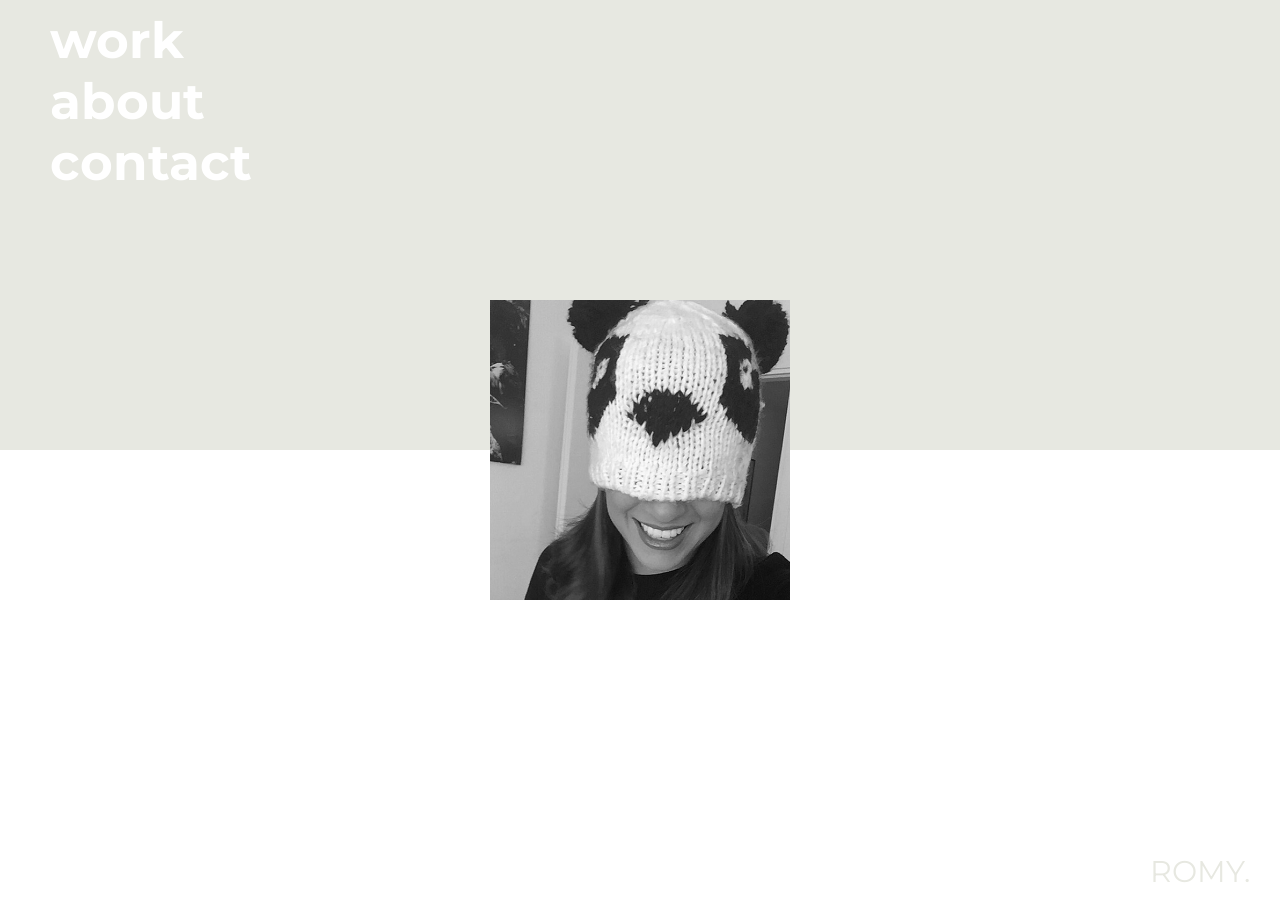
<file: INDEX.HTML>
<!DOCTYPE html>
<html>
    <head>
        <meta charset="utf-8">
        <meta name="viewport" content="width=device-width, initial-scale=1">
        <meta name="description" content="">
        <meta name="author" content="">
        <title>ROMY.</title>
        
        <link href="style.css" rel="stylesheet">
       <link href='https://fonts.googleapis.com/css?family=Montserrat:400,700' rel='stylesheet' type='text/css'>
        
    </head>
    
    <body>
        <div class="top">
            <div class="nav">
                
                    <div>
                        <a class="title link" href="work.html">work</a>
                    </div>
                
                    <div> 
                        <a class="title link" href="about.html">about</a>
                    </div>
                
                    <div>  
                        <a class="title link" href="contact.html">contact</a>
                    </div>
                
            </div>
            
                    <div id="image-picture">
                        
                        <div id="image-all">
                            <img src="img/logo.JPG">
                        </div>
                        
                    </div>
        </div>

        <div class="footer">
            
            <a class="home-link" href="index.html">ROMY.</a>
            
        </div>
        
    </body>
</html>
</file>
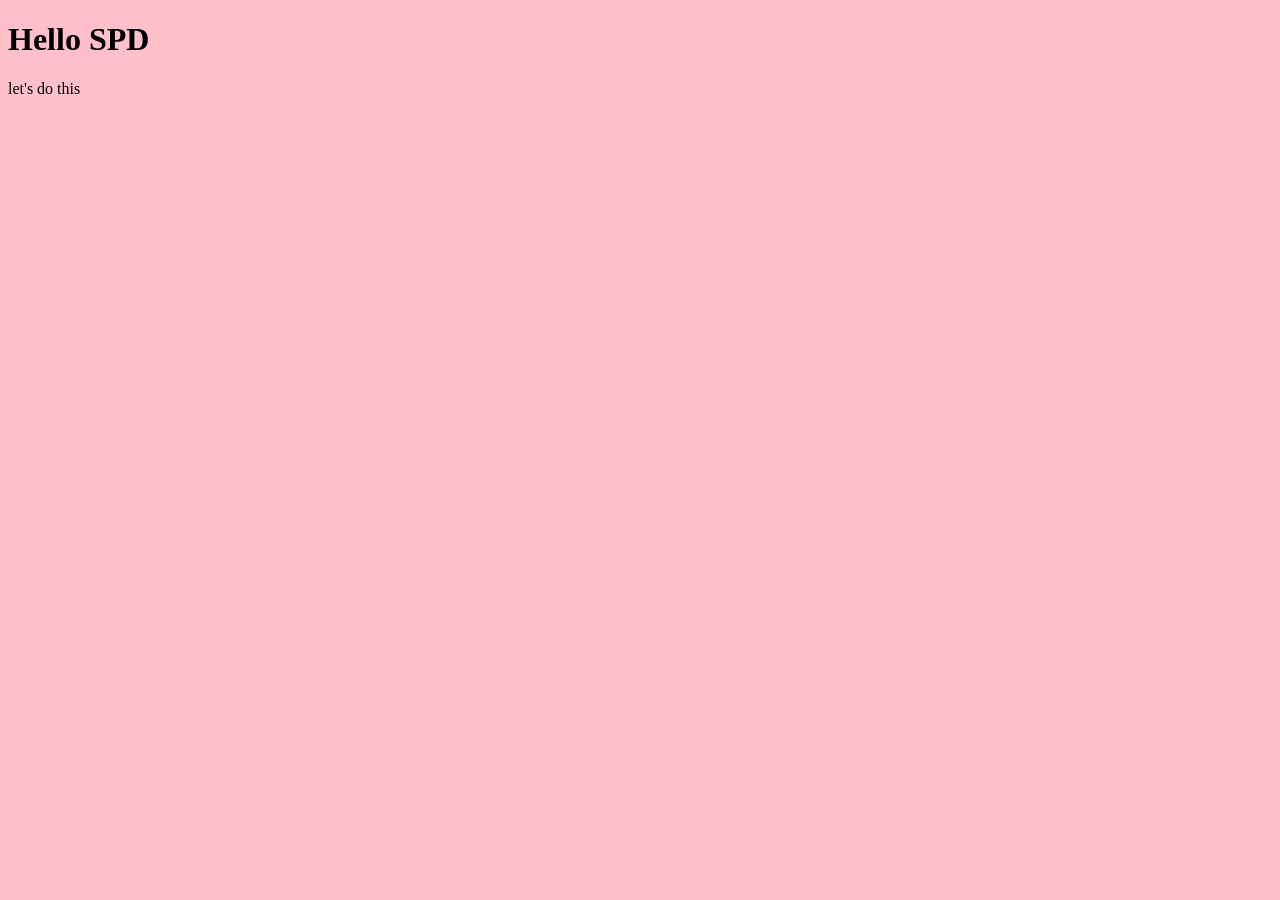
<file: work 1/index.html>
<!doctype html>
<html>
  
  <head>
      <title>Portfolio</title>
      
      <link href="style.css" rel="stylesheet" />
      
  </head>
  
  <body>
      <h1>Hello SPD</h1>
      <p>let's do this</p>
  
  </body>

</html>
</file>
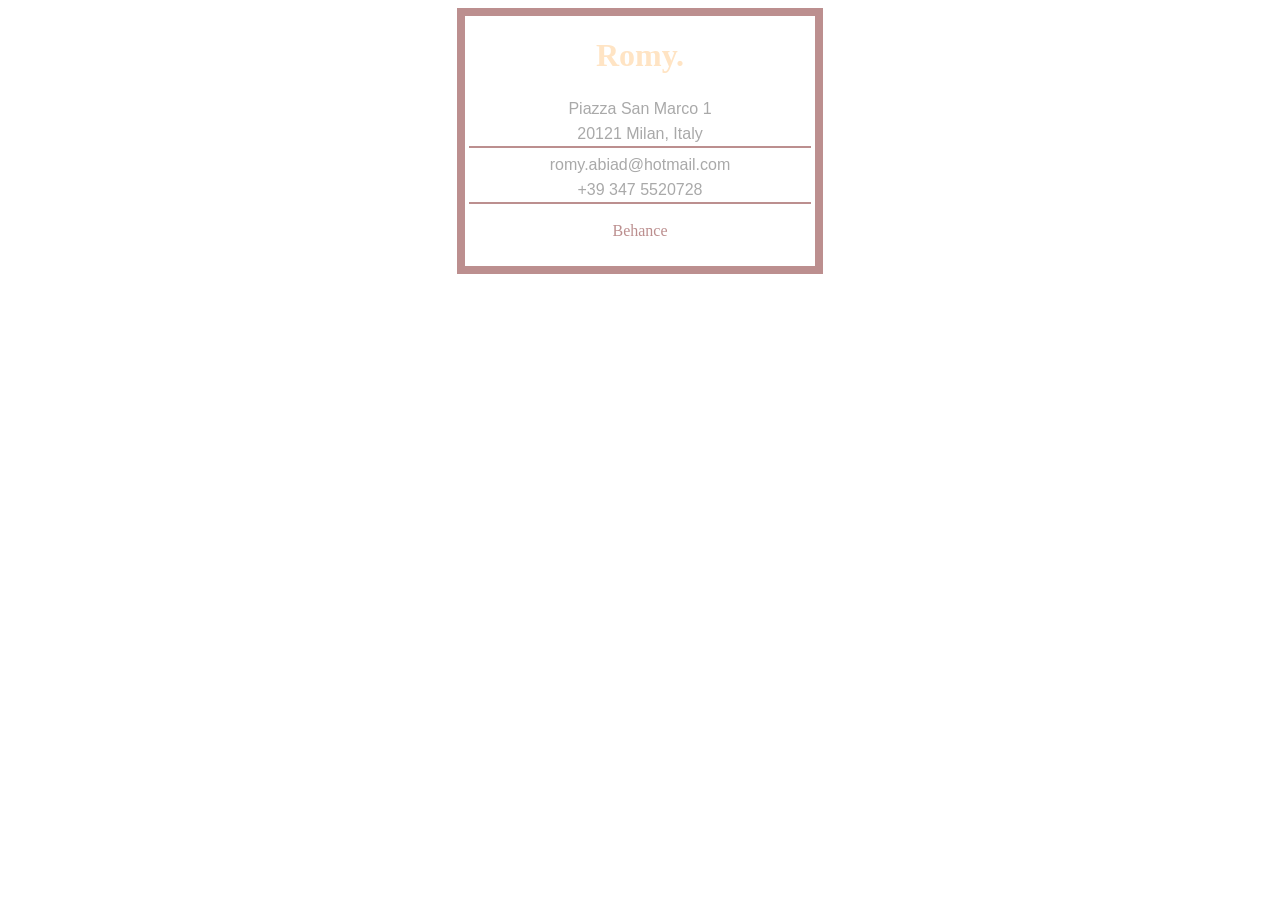
<file: work 2/index.html>
<!doctype html>
<html>
  
  <head>
      <title>Portfolio</title>
      
      <link href="style.css" rel="stylesheet" />
      
  </head>
  
  <body>
    <div class="container">
                <h1>Romy.</h1>
            
        <div class="add">
              
            <p>Piazza San Marco 1<br>
            20121 Milan, Italy</p>
            
            <p>romy.abiad@hotmail.com<br>
                +39 347 5520728 </p>
            <a href="https://www.behance.net/search?search=romy+abiad" target="_blank"> Behance</a>
      
      
        </div>
    </div>
  
  </body>

</html>
</file>
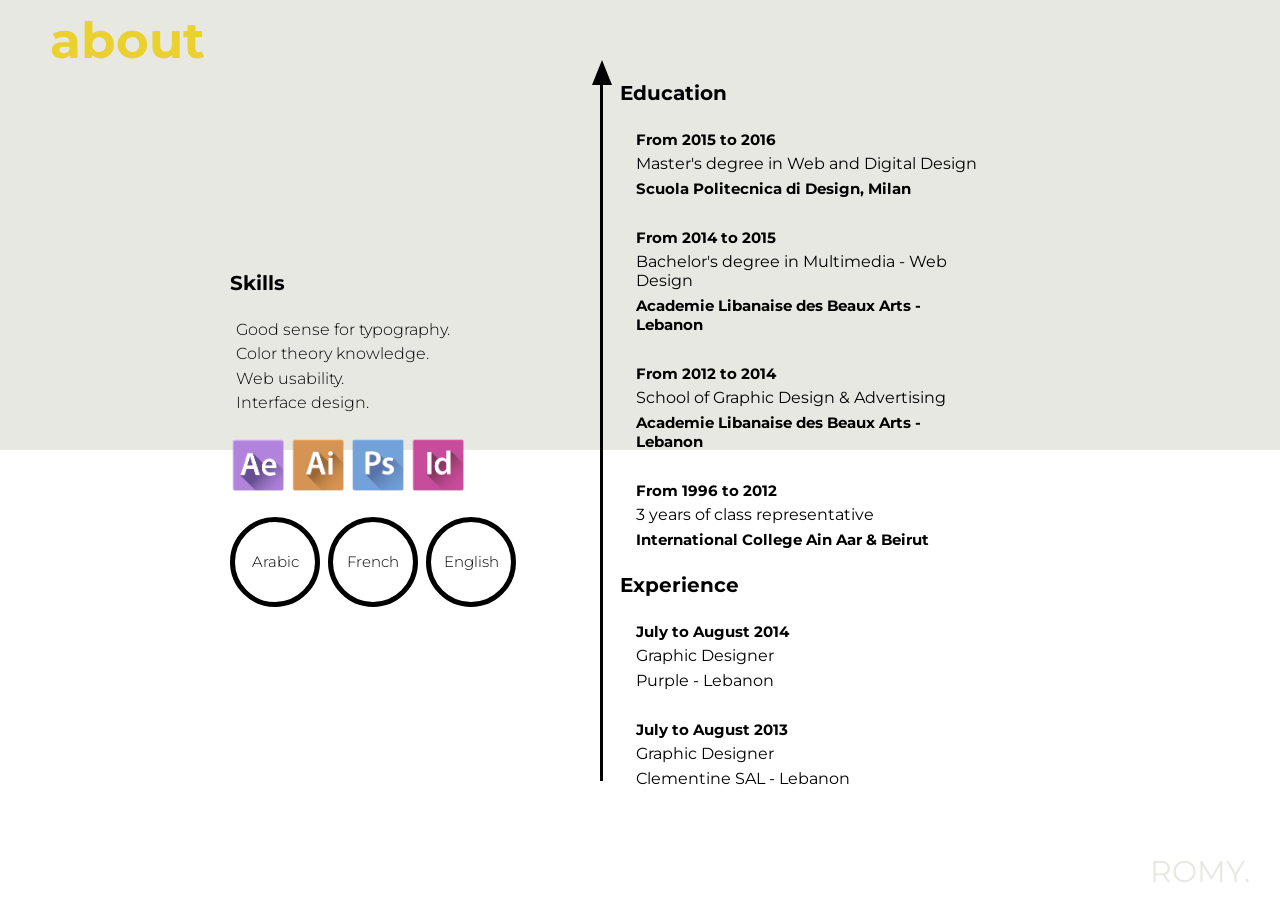
<file: about.html>
<!DOCTYPE html>
<html>
    <head>
        <meta charset="utf-8">
        <meta name="viewport" content="width=device-width, initial-scale=1">
        <meta name="description" content="">
        <meta name="author" content="">
        <title>ROMY.</title>
        
        <link href="style.css" rel="stylesheet">
       <link href='https://fonts.googleapis.com/css?family=Montserrat:400,700' rel='stylesheet' type='text/css'>
        
    </head>
    
    <body class="skills">
        <div class="top"></div>
        
        <div class="title-content-all">
            
            <div class="title"><a href="../index.html">about</a></div>
            
            
 <div class="about">
            <div id="skills-wrap">
                    
                <h1>Skills</h1>
                <br>
                <p>Good sense for typography.</p>
                <p>Color theory knowledge.</p>
                <p>Web usability.</p>
                <p>Interface design.</p>
                <br>
                    
                    <div id="skills">
                        <img src="adobe/after%20effects.png">
                        <img src="adobe/illustrator.png">
                        <img src="adobe/photoshop.png">
                        <img src="adobe/indesign.png">
                    </div>
                    
                    <br><br>
                    <div class="circle">Arabic</div>
                    <div class="circle">French</div>
                    <div class="circle">English</div>
                    
                </div>
               
 
                <div id="education-wrap">
                        <div class="arrow">               
                            <div class="arrow-line"></div>
                            <div class="arrow-up"></div>
                        </div>    
                    
                        <h1>Education</h1>
                        <br>

                        <p class="bold">From 2015 to 2016</p>
                        <p>Master's degree in Web and Digital Design</p>
                        <p class="bold">Scuola Politecnica di Design, Milan</p>
                        <br>

                        <p class="bold">From 2014 to 2015</p>
                        <p>Bachelor's degree in Multimedia - Web Design</p>
                        <p class="bold">Academie Libanaise des Beaux Arts - Lebanon</p>
                        <br>

                        <p class="bold">From 2012 to 2014</p>
                        <p>School of Graphic Design & Advertising</p>
                        <p class="bold">Academie Libanaise des Beaux Arts - Lebanon</p>
                        <br>

                        <p class="bold">From 1996 to 2012</p>
                        <p>3 years of class representative</p>
                        <p class="bold">International College Ain Aar & Beirut</p>
                        <br>

                        <h1>Experience</h1>
                        <br>

                        
                        <div>
                            <p class="bold">July to August 2014</p>
                            <p>Graphic Designer</p>
                            <p>Purple - Lebanon</p>
                        </div>
                        <br>

                        
                        <div>
                            <p class="bold">July to August 2013</p>
                            <p>Graphic Designer</p>
                            <p>Clementine SAL - Lebanon</p>
                        </div>
                    

                </div>

</div>


        </div>
       
        <div class="footer">
            <a class="home-link" href="../index.html">ROMY.</a>
        </div>
    </body>
    
</html>
</file>
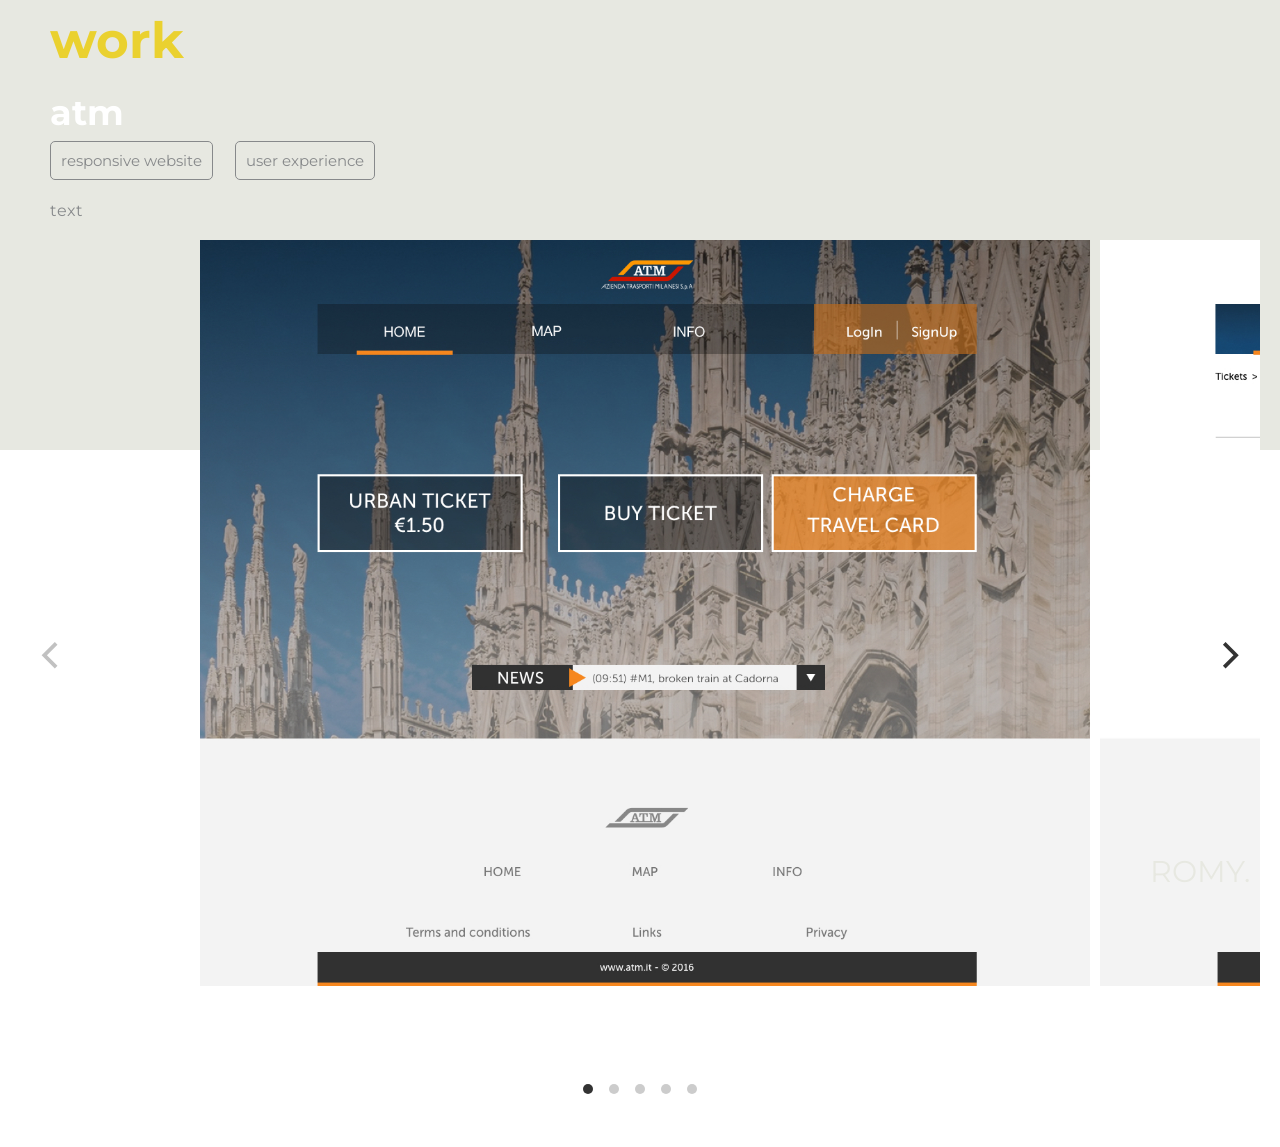
<file: atm.html>
<!DOCTYPE html>
<html>
    <head>
        <meta charset="utf-8">
        <meta name="viewport" content="width=device-width, initial-scale=1">
        <meta name="description" content="">
        <meta name="author" content="">
        <title>ROMY.</title>
        
        <link href="style.css" rel="stylesheet">
        <link href="css/flickity.css" rel="stylesheet">
       <link href='https://fonts.googleapis.com/css?family=Montserrat:400,700' rel='stylesheet' type='text/css'>
        
    </head>
    
    <body>
        <div class="top"></div>
            <div class="title-content-all">
            <div class="title"><a href="work.html">work</a>
            
                <div class="proj-ti">atm</div></div>
                
                <p title="visual design, user interface">
                    <span class="tag dark">responsive website</span>
                    <span class="tag dark">user experience</span>
                </p>
        
            <div class="proj-text">
                text
            </div>
        
                
                            
               <div class="carousel" data-flickity='{ "imagesLoaded": true }'>
                  <div class="carousel-cell"><img class="" src="projects/atm/atm1.jpg"></div>
                  <div class="carousel-cell"><img class="" src="projects/atm/atm2.jpg"></div>
                  <div class="carousel-cell"><img class="" src="projects/atm/atm3.jpg"></div>
                  <div class="carousel-cell"><img class="" src="projects/atm/atm4.jpg"></div>
                  <div class="carousel-cell"><img class="" src="projects/atm/atm5.jpg"></div>
                </div>


    <script type="text/javascript" src="js/flickity.pkgd.min.js"></script>
                
                  <div class="footer">
            
            <a class="home-link" href="index.html">ROMY.</a>
            
        </div>
    </body>
</html>
</file>
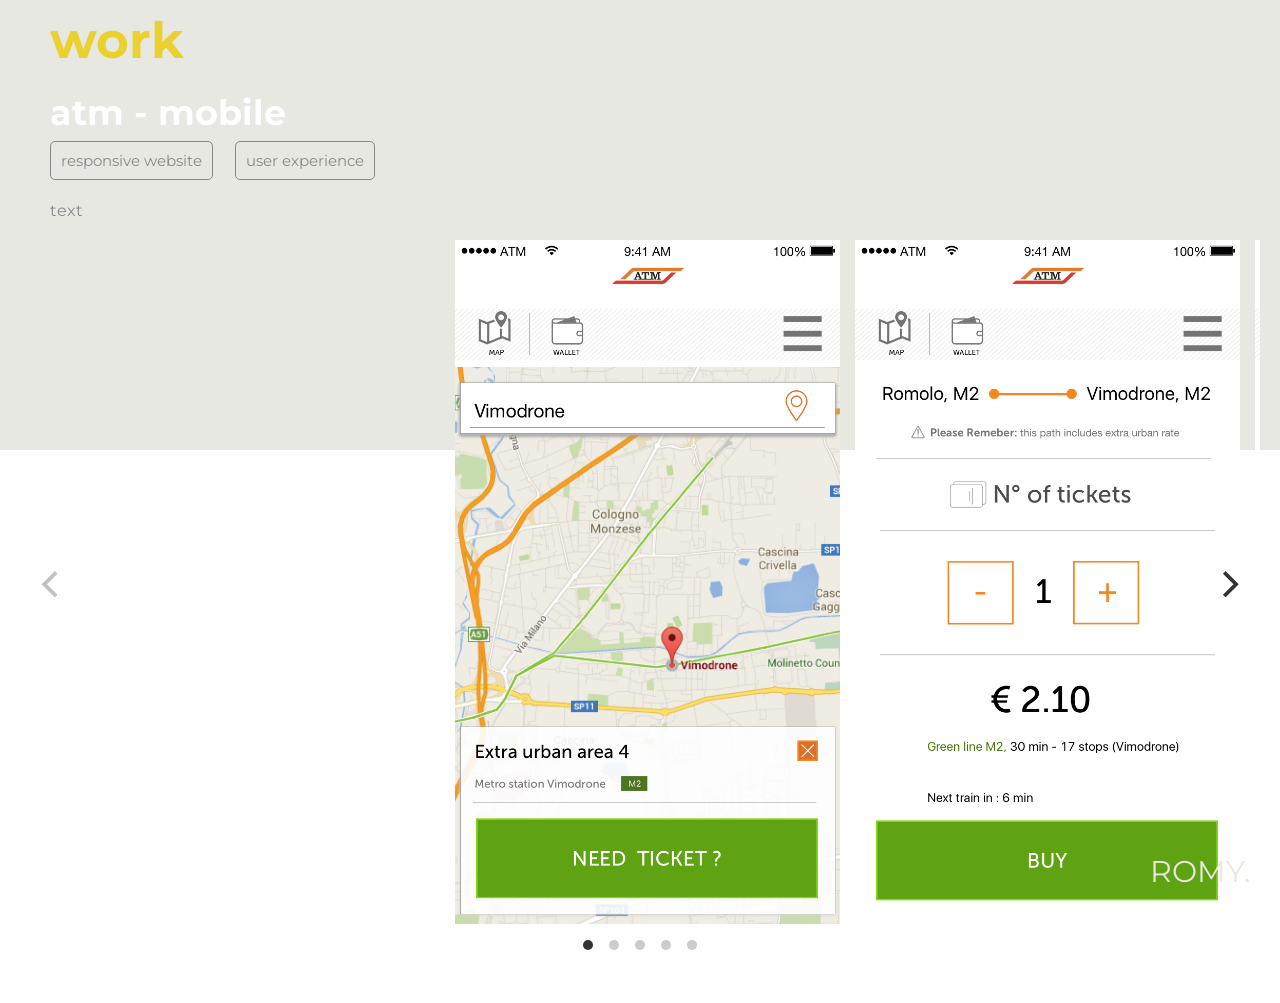
<file: atmm.html>
<!DOCTYPE html>
<html>
    <head>
        <meta charset="utf-8">
        <meta name="viewport" content="width=device-width, initial-scale=1">
        <meta name="description" content="">
        <meta name="author" content="">
        <title>ROMY.</title>
        
        <link href="style.css" rel="stylesheet">
        <link href="css/flickity.css" rel="stylesheet">
       <link href='https://fonts.googleapis.com/css?family=Montserrat:400,700' rel='stylesheet' type='text/css'>
        
    </head>
    
   <body>
        <div class="top"></div>
            <div class="title-content-all">
            <div class="title"><a href="work.html">work</a>
            
                <div class="proj-ti">atm - mobile</div></div>
                
                <p title="visual design, user interface">
                    <span class="tag dark">responsive website</span>
                    <span class="tag dark">user experience</span>
                </p>
        
            <div class="proj-text">
                text
            </div>
        
                           
                <div class="carousel" data-flickity='{ "imagesLoaded": true }'>
                  <div class="carousel-celll"><img class="" src="projects/atmmobile/atmm1.jpg"></div>
                  <div class="carousel-celll"><img class="" src="projects/atmmobile/atmm2.jpg"></div>
                  <div class="carousel-celll"><img class="" src="projects/atmmobile/atmm3.jpg"></div>
                  <div class="carousel-celll"><img class="" src="projects/atmmobile/atmm4.jpg"></div>
                  <div class="carousel-celll"><img class="" src="projects/atmmobile/atmm5.jpg"></div>
                </div>


    <script type="text/javascript" src="js/flickity.pkgd.min.js"></script>
                
                  <div class="footer">
            
            <a class="home-link" href="index.html">ROMY.</a>
            
        </div>
    </body>
</html>
</file>
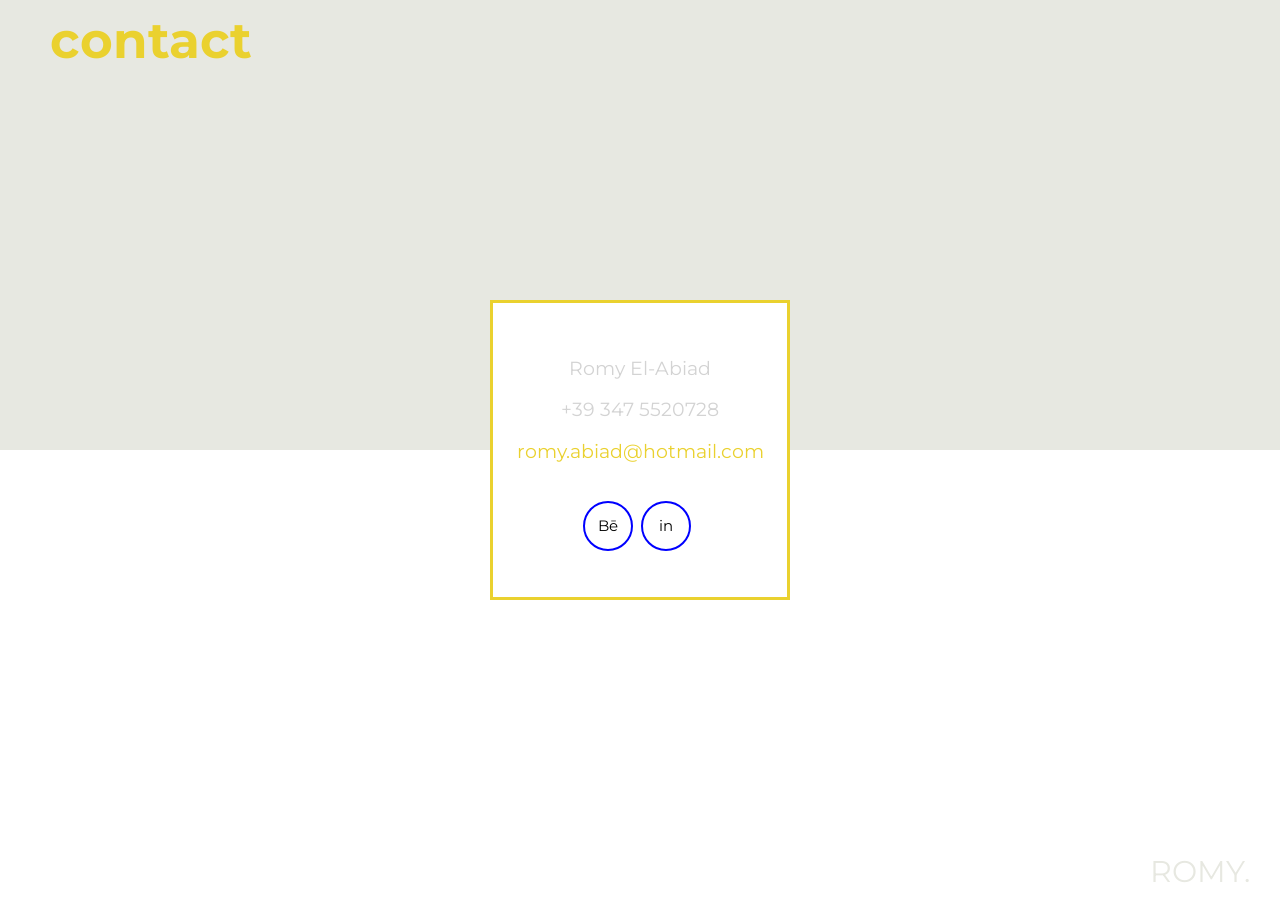
<file: contact.html>
<!DOCTYPE html>
<html>
    <head>
        <meta charset="utf-8">
        <meta name="viewport" content="width=device-width, initial-scale=1">
        <meta name="description" content="">
        <meta name="author" content="">
        <title>ROMY.</title>
        
        <link href="style.css" rel="stylesheet">
       <link href='https://fonts.googleapis.com/css?family=Montserrat:400,700' rel='stylesheet' type='text/css'>
        
    </head>
    
    
    <body>
        <div class="top">
        
            <div class="title title-absolute"><a href="../index.html">contact</a>
            </div>
            
            <div id="contact-info-wrap">
                
                <div id="contact-info">
                    <h3>Romy El-Abiad</h3>
                    <h3>+39 347 5520728</h3>
                    <h3><a href="mailto:romy.abiad@hotmail.com">romy.abiad@hotmail.com</a></h3>
                    <br>
                    <a href="https://www.behance.net/romyabiad">
                        <div id="first-circle" class="circle circle-black">B&#275</div>
                    </a>
                    <a href="https://www.linkedin.com/in/romy-el-abiad-7a021496">
                        <div class="circle circle-black">in</div>
                    </a>
                </div>
                
            </div>
        
        </div>
        
        <div class="footer">
            <a class="home-link" href="../index.html">ROMY.</a>
        </div>
        
    </body>
    
    
</html>
</file>
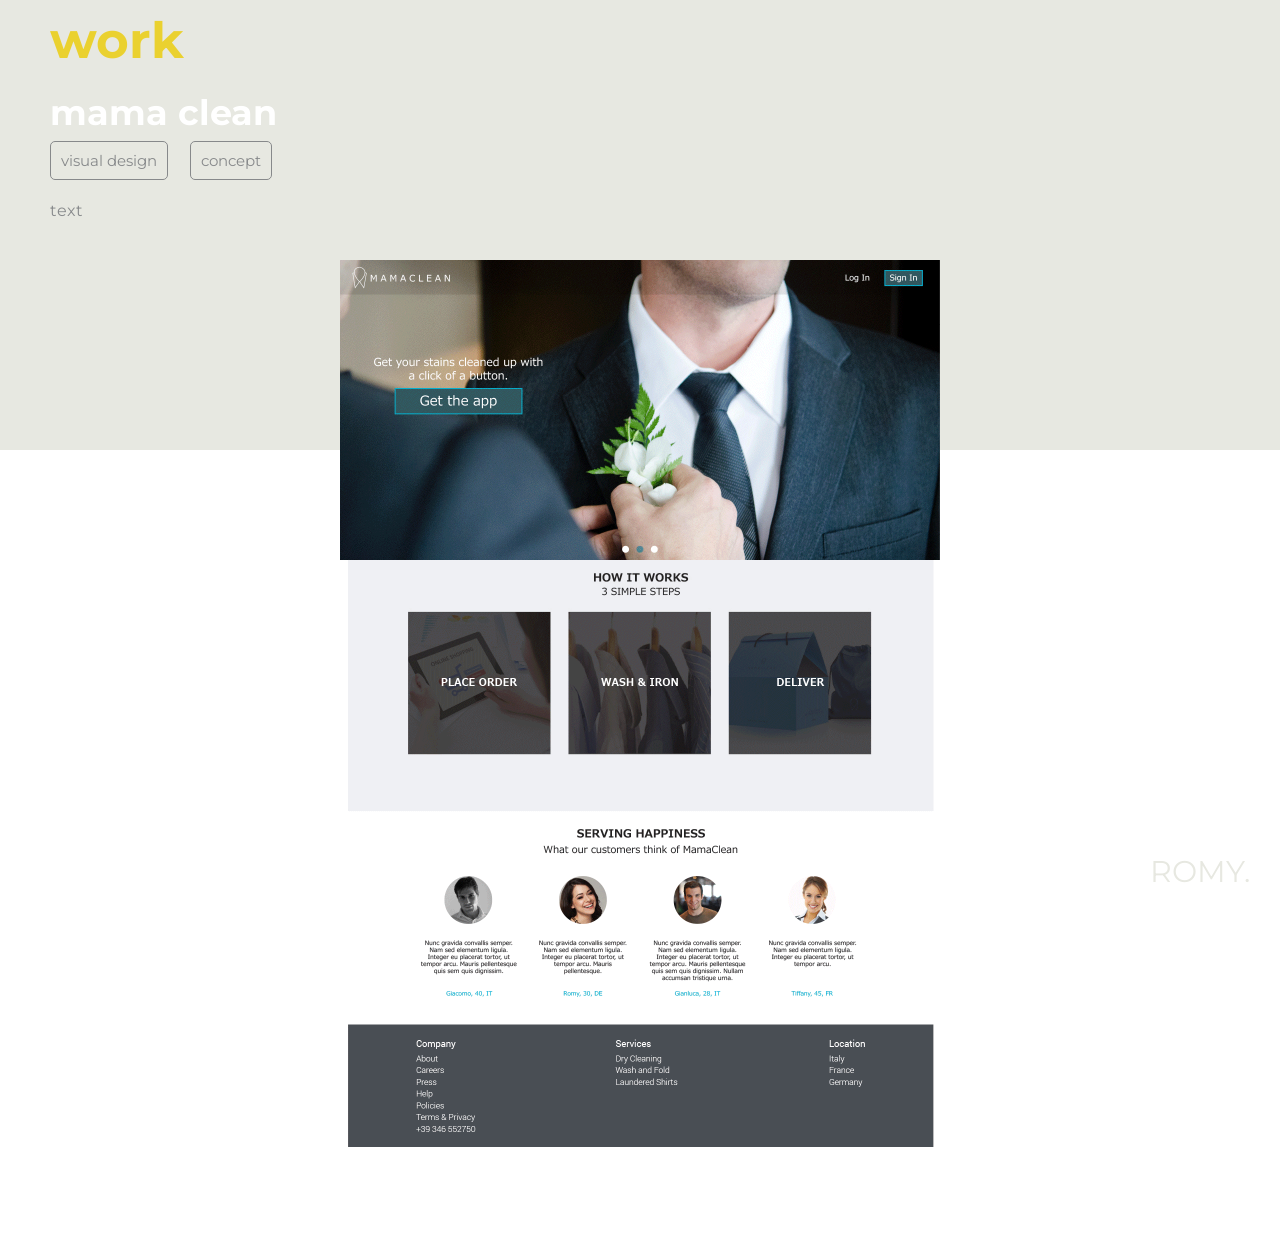
<file: mama.html>
<!DOCTYPE html>
<html>
    <head>
        <meta charset="utf-8">
        <meta name="viewport" content="width=device-width, initial-scale=1">
        <meta name="description" content="">
        <meta name="author" content="">
        <title>ROMY.</title>
        
        <link href="style.css" rel="stylesheet">
        <link href="css/flickity.css" rel="stylesheet">
       <link href='https://fonts.googleapis.com/css?family=Montserrat:400,700' rel='stylesheet' type='text/css'>
        
    </head>
    
    
<body>
        <div class="top"></div>
            <div class="title-content-all">
            <div class="title"><a href="work.html">work</a>
            
                <div class="proj-ti">mama clean</div></div>
                
                <p title="visual design, user interface">
                    <span class="tag dark">visual design</span>
                    <span class="tag dark">concept</span>
                </p>
        
            <div class="proj-text">
                text
            </div>
        
                
                <div class="gif">
                    <img src="projects/mamaclean/mcgif.gif" alt="mcgif">
                </div>


    <script type="text/javascript" src="js/flickity.pkgd.min.js"></script>
                
                <div class="footer">
            
            <a class="home-link" href="index.html">ROMY.</a>
            
        </div>
    </body>
</html>
</file>
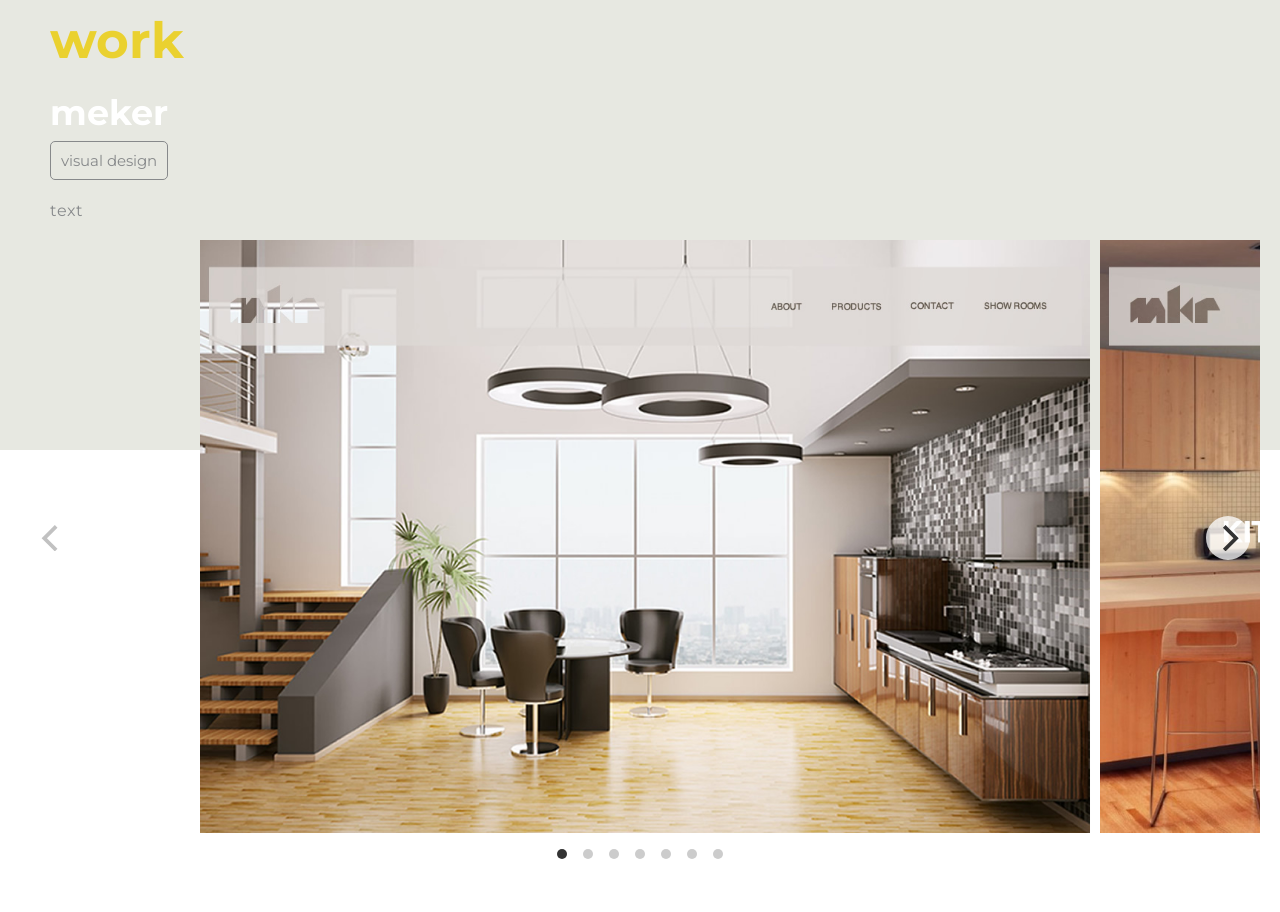
<file: meker.html>
<!DOCTYPE html>
<html>
    <head>
        <meta charset="utf-8">
        <meta name="viewport" content="width=device-width, initial-scale=1">
        <meta name="description" content="">
        <meta name="author" content="">
        <title>ROMY.</title>
        
        <link href="style.css" rel="stylesheet">
        <link href="css/flickity.css" rel="stylesheet">
        <link href='https://fonts.googleapis.com/css?family=Montserrat:400,700' rel='stylesheet' type='text/css'>
        
    </head>
    
    
    <body>
        <div class="top"></div>
            <div class="title-content-all">
            <div class="title"><a href="work.html">work</a>
            
                <div class="proj-ti">meker</div></div>
                
                <p title="visual design, user interface">
                    <span class="tag dark">visual design</span>
                </p>
        
            <div class="proj-text">
              text
            </div>
        
                <div class="carousel" data-flickity='{ "imagesLoaded": true }'>
                  <div class="carousel-cell"><img class="" src="projects/meker/m1.jpg"></div>
                  <div class="carousel-cell"><img class="" src="projects/meker/m2.jpg"></div>
                  <div class="carousel-cell"><img class="" src="projects/meker/m3.jpg"></div>
                  <div class="carousel-cell"><img class="" src="projects/meker/m4.jpg"></div>
                  <div class="carousel-cell"><img class="" src="projects/meker/m5.jpg"></div>
                  <div class="carousel-cell"><img class="" src="projects/meker/m6.jpg"></div>
                  <div class="carousel-cell"><img class="" src="projects/meker/m7.jpg"></div>
                </div>


    <script type="text/javascript" src="js/flickity.pkgd.min.js"></script>
    </body>
</html>
</file>
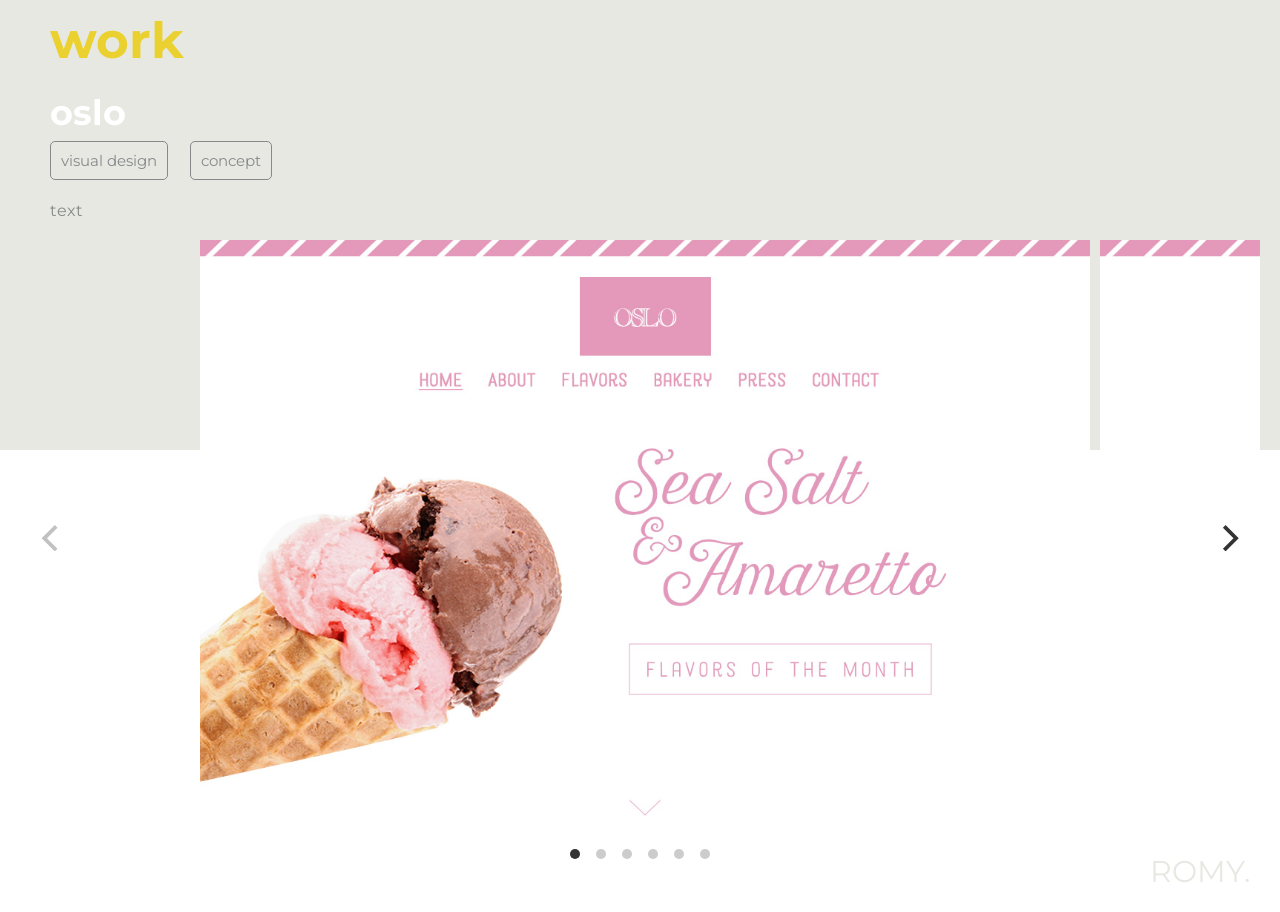
<file: oslo.html>
<!DOCTYPE html>
<html>
    <head>
        <meta charset="utf-8">
        <meta name="viewport" content="width=device-width, initial-scale=1">
        <meta name="description" content="">
        <meta name="author" content="">
        <title>ROMY.</title>
        
        <link href="style.css" rel="stylesheet">
        <link href="css/flickity.css" rel="stylesheet">
       <link href='https://fonts.googleapis.com/css?family=Montserrat:400,700' rel='stylesheet' type='text/css'>
        
    </head>
    
    
    <body>
        <div class="top"></div>
            <div class="title-content-all">
            <div class="title"><a href="work.html">work</a>
            
                <div class="proj-ti">oslo</div></div>
                
                <p title="visual design, user interface">
                    <span class="tag dark">visual design</span>
                    <span class="tag dark">concept</span>
                </p>
        
            <div class="proj-text">
                text
            </div>
        
                
                          
                <div class="carousel" data-flickity='{ "imagesLoaded": true }'>
                  <div class="carousel-cell"><img class="" src="projects/oslo/os1.jpg"></div>
                  <div class="carousel-cell"><img class="" src="projects/oslo/os2.jpg"></div>
                  <div class="carousel-cell"><img class="" src="projects/oslo/os3.jpg"></div>
                  <div class="carousel-cell"><img class="" src="projects/oslo/os4.jpg"></div>
                  <div class="carousel-cell"><img class="" src="projects/oslo/os5.jpg"></div>
                  <div class="carousel-cell"><img class="" src="projects/oslo/os6.jpg"></div>
                </div>


    <script type="text/javascript" src="js/flickity.pkgd.min.js"></script>
                  <div class="footer">
            
            <a class="home-link" href="index.html">ROMY.</a>
            
        </div>
    </body>
</html>
</file>
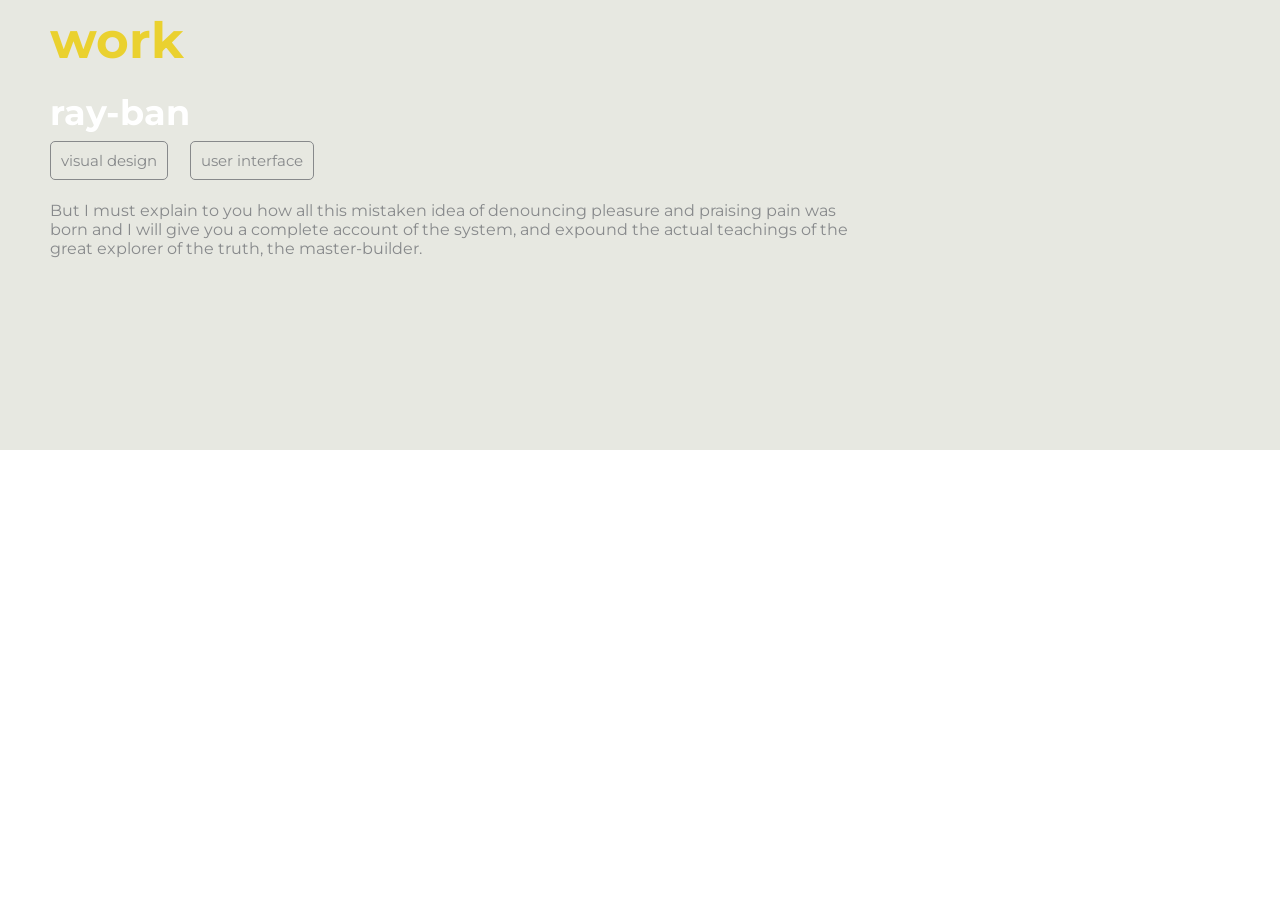
<file: rayban.html>
<!DOCTYPE html>
<html>
    <head>
        <meta charset="utf-8">
        <meta name="viewport" content="width=device-width, initial-scale=1">
        <meta name="description" content="">
        <meta name="author" content="">
        <title>ROMY.</title>
        
        <link href="style.css" rel="stylesheet">
       <link href='https://fonts.googleapis.com/css?family=Montserrat:400,700' rel='stylesheet' type='text/css'>
        
    </head>
    
    
    <body>
        <div class="top">
            <div class="title-content-all">
            <div class="title"><a href="work.html">work</a>
            
                <div class="proj-ti">ray-ban</div></div>
                
                <p title="visual design, user interface">
                    <span class="tag dark">visual design</span>
                    <span class="tag dark">user interface</span>
                </p>
        
            <div class="proj-text">
                But I must explain to you how all this mistaken idea of denouncing pleasure and praising pain was born and I will give you a complete account of the system, and expound the actual teachings of the great explorer of the truth, the master-builder.
            </div>
            
        </div>
            

        
    </body>
</html>
</file>
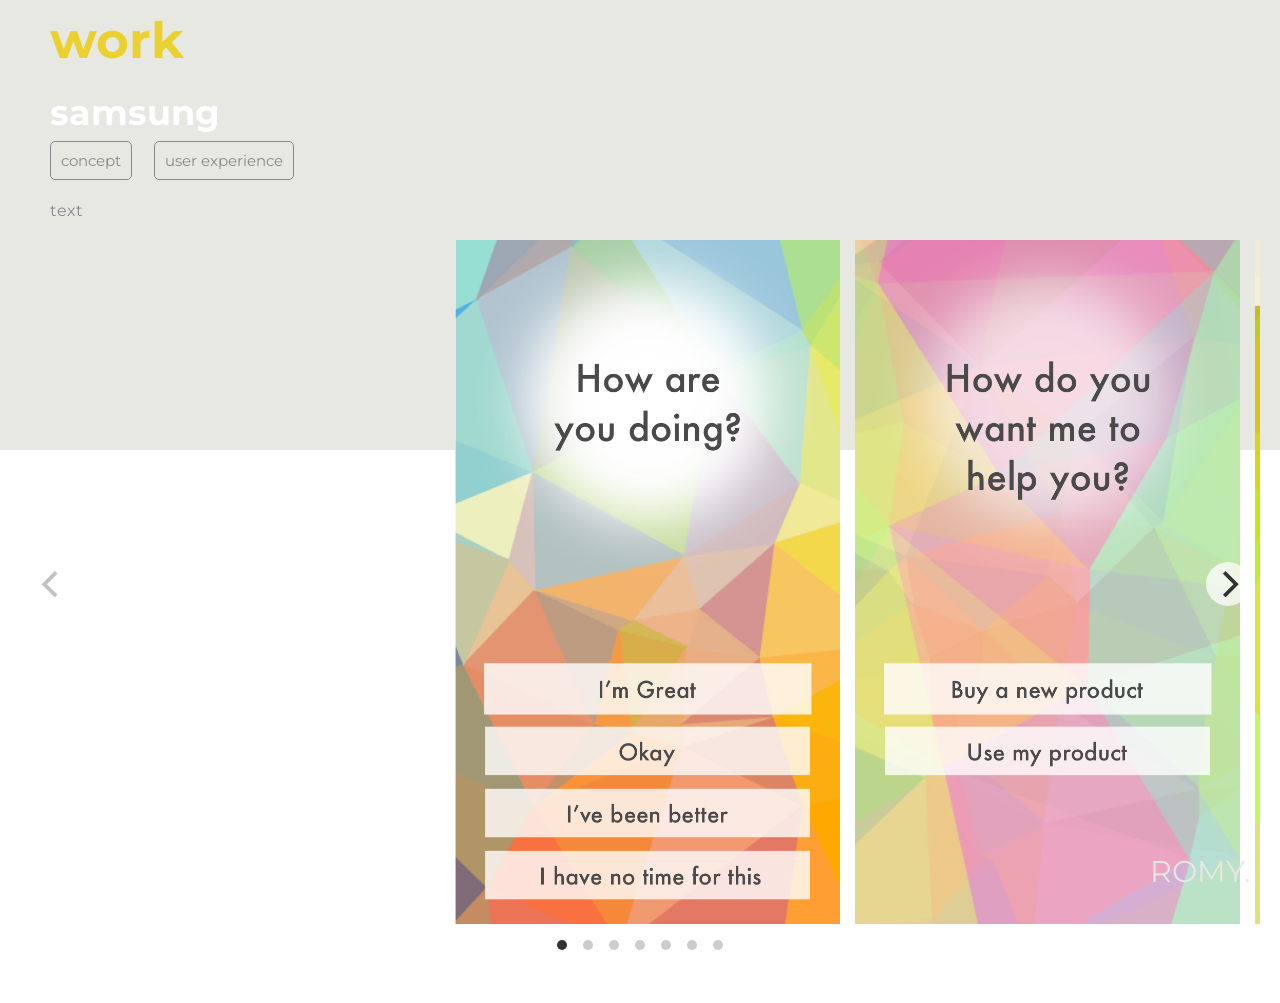
<file: samsung.html>
<!DOCTYPE html>
<html>
    <head>
        <meta charset="utf-8">
        <meta name="viewport" content="width=device-width, initial-scale=1">
        <meta name="description" content="">
        <meta name="author" content="">
        <title>ROMY.</title>
        
        <link href="style.css" rel="stylesheet">
        <link href="css/flickity.css" rel="stylesheet">
       <link href='https://fonts.googleapis.com/css?family=Montserrat:400,700' rel='stylesheet' type='text/css'>
        
    </head>
    
    
<body>
        <div class="top"></div>
            <div class="title-content-all">
            <div class="title"><a href="work.html">work</a>
            
                <div class="proj-ti">samsung</div></div>
                
                <p title="visual design, user interface">
                    <span class="tag dark">concept</span>
                    <span class="tag dark">user experience</span>
                </p>
        
            <div class="proj-text">
                text
            </div>
        
                            
                 <div class="carousel" data-flickity='{ "imagesLoaded": true }'>
                  <div class="carousel-celll"><img class="" src="projects/samsung/sam1.jpg"></div>
                  <div class="carousel-celll"><img class="" src="projects/samsung/sam2.jpg"></div>
                  <div class="carousel-celll"><img class="" src="projects/samsung/sam3.jpg"></div>
                  <div class="carousel-celll"><img class="" src="projects/samsung/sam4.png"></div>
                  <div class="carousel-celll"><img class="" src="projects/samsung/sam5.png"></div>
                  <div class="carousel-celll"><img class="" src="projects/samsung/sam6.png"></div>
                  <div class="carousel-celll"><img class="" src="projects/samsung/sam7.png"></div>
                </div>


    <script type="text/javascript" src="js/flickity.pkgd.min.js"></script>
                  <div class="footer">
            
            <a class="home-link" href="index.html">ROMY.</a>
            
        </div>
    </body>
</html>
</file>
<file: style.css>
* {
    box-sizing: border-box;
}

html body {
    height: 100%;
    width: 100%;
    margin: 0 auto;
    padding: 0;
}

body {
    font-family: "Montserrat", sans-serif;
    position: absolute;
}

h1 {
    margin: 0 auto;
}

p {
    margin: 5.5px;
}

a {
    text-decoration: none;
    color: rgb(234, 209, 47);
}

a:hover {
    text-decoration: none;
    color: rgb(234, 209, 47);
}

.top {
    margin-left: 0;
    position: fixed;
    height: 50%;
    width: 100%;
    background-color: rgb(231, 232, 225);
}

.nav {
    position: relative;
    z-index: 1;
    padding-top: 10px;
}

.bold {
    font-weight: 700;
    font-size: 15px;
}

.title-content-all {
    position: absolute;
    width: 100%;
    margin: 0 auto;
    top: 10px;
    padding-bottom: 55px;
}

.title {
    font-family: "Montserrat", sans-serif;
    font-weight: 700;
    color: rgb(234, 209, 47);
    padding-left: 20px;
}

.title-absolute {
    position: absolute;
    width: 100%;
    top: 10px;
    padding-left: 20px;
}

.footer {
    position: fixed;
    bottom: 10px;
    right: 30px;
    font-family: "Montserrat", sans-serif;
    font-weight: 400;
    color: rgb(205, 206, 199);
}

.home-link {
    transition: color 1s ease;
    text-decoration: none;
    color: rgb(231, 232, 225);
}

.home-link:hover {
    transition: color 1s ease;
    text-decoration: none;
    color: rgb(234, 209, 47);
}


/* HOME PAGE */

.link {
    transition: color 0.7s ease;
    color: white;
    text-decoration: none;
}

.link:hover {
    transition: color 1s ease;
    color: rgb(234, 209, 47);
    text-decoration: none;
}

#image-picture {
    height: 300px;
    width: 375px;
    position: fixed;
    top: 50%;
    left: 50%;
    margin-top: -200px;
    margin-left: -187.5px;
    clip: rect(0px, 375px, 300px, 0px);
}

#image-all {
    text-align: center;
}

#image-all img {
    width: 100%;
    max-width: 300px;
    height: auto;
    -webkit-filter: grayscale(100%);
    -webkit-transition: .5s ease;
    -moz-filter: grayscale(100%);
    -moz-transition: .5s ease;
    -o-filter: grayscale(100%);
    -o-transition: .5s ease;
    filter: grayscale(100%);
}

#image-all img:hover {
    -webkit-filter: grayscale(0%);
    -webkit-transition: .5s ease;
    -moz-filter: grayscale(0%);
    -moz-transition: .5s ease;
    -o-filter: grayscale(0%);
    -o-transition: .5s ease;
    filter: grayscale(0%);
}


/* about page */

.skills {
    width: 100%;
}

.skills img{
    width: 20%;
    margin-bottom: 20px;

}

#skills-wrap .top {
    position: relative;
}

.about {
    margin: 0 auto;
    width: 900px;
}

#skills-wrap {
    width: 350px;
    padding-left: 40px;
    float: left;
    margin: 20px auto;
    font-family: "Montserrat", sans-serif;
    font-weight: 300;
}

#skills-wrap #skills {
    float: left;
    clear: both;
    padding-right: 30px;
}

.circle {
    float: left;
    display: inline;
    border: 5px solid black;
    text-align: center;
    height: 90px;
    width: 90px;
    line-height: 80px;
    margin-right: 8px;
    border-radius: 50%;
}

.arrow-line {
    height: 700px;
    width: 3px;
    background-color: black;
    float: left;
    margin-left: 20px;
    position: absolute;
}

.arrow-up {
    width: 0;
    height: 0;
    border-left: 10px solid transparent;
    border-right: 10px solid transparent;
    border-bottom: 25px solid black;
    margin-left: 12px;
    top: 50px;
    position: absolute;
    z-index: 1;
}

#education-wrap {
    padding-top: 60px;
    padding-left: 40px;
    margin: 0 auto;
    float: left;
    width: 50%;
}


/* Contact Page */



#contact-info-wrap {
    position: absolute;
    height: 100%;
    width: 100%;
    top: 100%;
    margin-top: -150px;
    
    
}

#contact-info {
    margin: 0 auto;
    background-color: white;
    border: 3px solid rgb(234, 209, 47);
    text-align: center;
    height: 300px;
    width: 300px;
    padding-top: 35px;
}

#contact-info h3 {
    font-weight: 400;
    color: lightgray;
}

#first-circle {
    margin-left: 90px;
}

.circle-black {
    border: 2px solid blue;
    width: 50px;
    height: 50px;
    line-height: 45px;
    color: black;
    transition: color 1s ease, border 1s ease;
}




/* Work Page */

.container {
    width: 100%;
    margin: 0 auto;
    top: 50px;
    position: relative;
    display: flex;
    flex-flow: row wrap;
    justify-content: flex-start;
    align-items: flex-start;
    align-content: flex-start;
}

.one-proj {
    position: relative;
    width: 100%;
    padding: 17px;
}


.one-proj img {
    position: relative;
    width: 100%;
}

.overlay{
    display: flex;
    flex-flow: column;
    justify-content: center;
    align-items: center;
}

/* PROJ Page */

.tag.dark{
    color: #87898b;
    border: 1px solid #87898b;    
}

.tag{
    display: inline-block;
    padding: 5px 10px;
    border-radius: 5px;
    margin: 1px 2px;
    font-size: 15px;
    line-height: 27px;
    margin-left: 16px;
    
    
}

.proj-text{
    color: #87898b;
    margin-left: 20px;
    margin-top: 20px;
    margin-right: 20px;
    
}

.proj-ti{
    color: white;
    font-size: 30px;
    padding-top: 20px;

}

.flickity-prev-next-button {
    display: none;
}

.carousel {
    margin: 20px;
}

.carousel div {
    width: 100%;
    height: auto;
}

.carousel div img {
    width: 100%;
    height: auto;
}


.carousel-celll {
    max-width: 400px;
    padding-left: 10px;
    }


.gif{
    width: 100%;
    display: flex;
    justify-content: center;
    align-content: center;
    align-items: center;
}

.gif img{
    margin: 0 auto;
    min-width: 400px;
}


/* iPhone */

@media (min-width: 320px) {
    h1 {
        font-size: 20px;
    }
    .title {
        font-size: 40px;
    }
    .footer {
        font-size: 30px;
    }
    p {
        font-size: 14px;
    }
    .circle {
        font-size: 15px;
    }
    #image-picture {
        margin-top: -150px;
    }
    .arrow {
        visibility: hidden;
    }
    .about {
        width: 500px;
    }
}


/* Desktop */

@media (min-width: 900px) {
    h1 {
        font-size: 20px;
    }
    .title {
        font-size: 50px;
        padding-left: 50px;
    }
    .footer {
        font-size: 30px;
    }
    p {
        font-size: 16px;
    }
    .circle {
        font-size: 15px;
    }
    #skills-wrap {
        margin-top: 200px;
    }
    #image-picture {}
    #education-wrap {
        padding-top: 10px;
        width: 50%;
    }
    #education-wrap h1 {
        padding-left: 40px;
    }
    #education-wrap p {
        padding-left: 50px;
    }
    .arrow {
        visibility: visible;
    }
    .about {
        width: 900px;
    }
    .container {
        padding: 10px; 
    }
    .one-proj {
        position: relative;
        width: calc(33.333% - 40px);
        margin: 20px;
        padding: 0;
    }
    .one-proj img {
        margin: 0; 
        padding: 0;
    }
    .overlay {
        
        position: absolute;
        top:0;
        
        width: 100%;
        height: 100%;
        
        padding: 15px;
        margin: 0;
        
        background: rgba(255,255,255,0.8);
        opacity: 0;
        
        display: flex;
        flex-flow: column;
        justify-content: center;
        align-items: center;
        transition: opacity .5s ease-out;
    }
    .one-proj:hover .overlay {
        opacity: 1;
    }
    
    
    .overlay h2 {
        color: grey;
        font-size: 25px;
}
    #contact-info a:hover {
        text-decoration: underline;
        color: lightgray;
        transition: color 1s ease, border 1s ease;
}


    .circle-black:hover {
        color: rgba(0, 0, 0, 0.5);
        border: 2px solid lightgray;
        transition: color 1s ease, border 1s ease;
}
    
    .proj-text{
    margin-left: 50px;
    max-width: 800px;
    
}
    .proj-ti{
    font-size: 35px;

}

    .tag:first-child{
    margin-left: 44px;
}


    .flickity-prev-next-button {
        display: block;
    }

    .carousel-cell {
        max-width: 900px;
        padding-left: 10px;
    }

    .carousel-celll {
        max-width: 400px;
        padding-left: 15px;
    }

    
}

.carousel {
    margin: 20px;
}

.carousel div {
    width: 100%;
    height: auto;
}

.carousel div img {
    width: 100%;
    height: auto;
}

.gif{
    width: 100%;
}

.gif img{
    margin: 40px auto;
    width: 600px; 
}
</file>
<file: work 1/style.css>
body{
    background-color: pink;
    

}
</file>
<file: work 2/style.css>
.container{
    width: 350px;
    height: 250px;
    border: solid 8px rosybrown;
    margin: 0 auto;
    text-align: center;
}


h1{
    color: bisque;
}

p{
    font-family: sans-serif;
    color: darkgray;
    margin: 4px;
    line-height: 25px;
    border-bottom: 2px solid rosybrown;
}

a{
    line-height: 46px;
    text-decoration: none;
    color: rosybrown;
}
</file>
